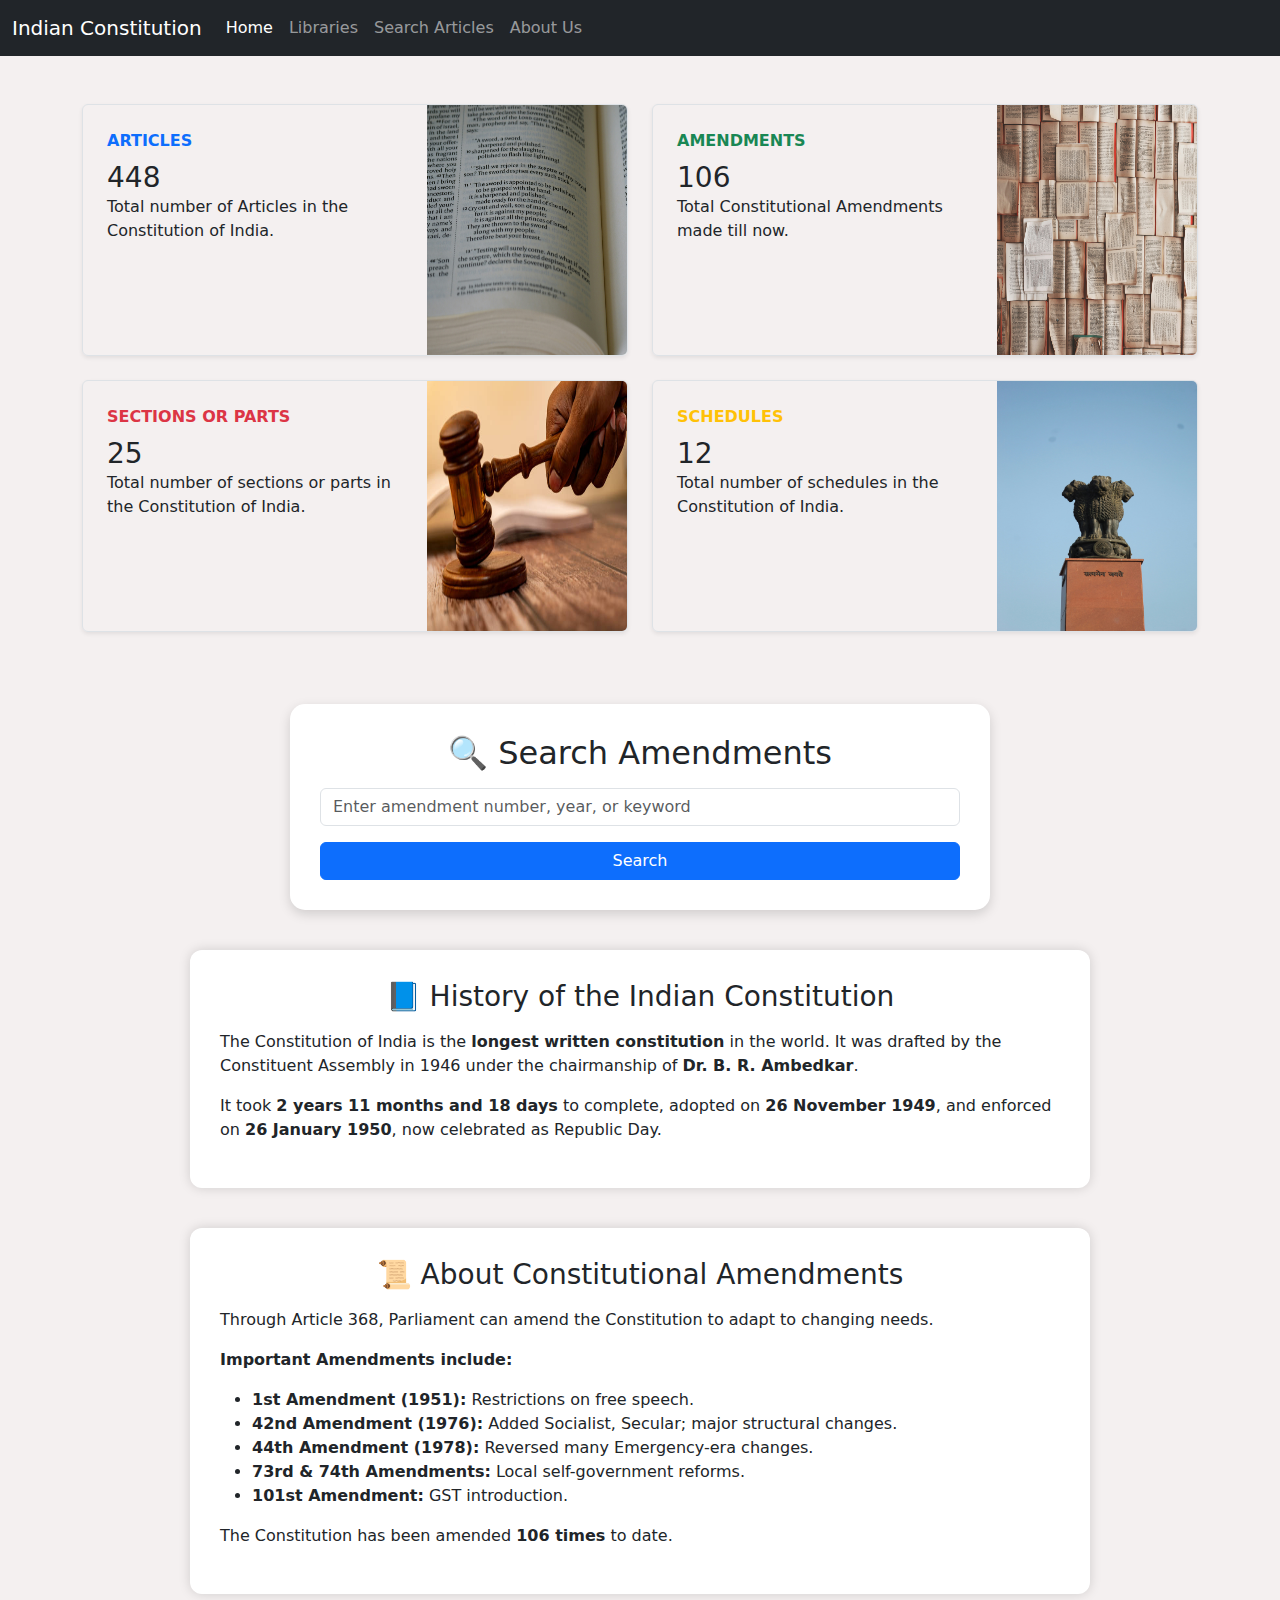
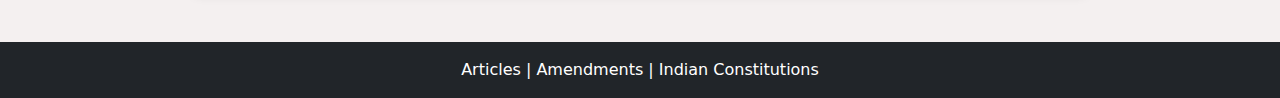
<file: index.html>
<!doctype html>
<html lang="en">

<head>
  <meta charset="utf-8">
  <meta name="viewport" content="width=device-width, initial-scale=1">
  <title>Indian Constitution</title>

  <link href="https://cdn.jsdelivr.net/npm/bootstrap@5.3.8/dist/css/bootstrap.min.css" rel="stylesheet">

  <style>
    body {
      background: #4b04040f;
    }

    /* Updated Search Box Styling */
    .search-box {
      width: 90%;
      max-width: 700px;
      margin: 40px auto;
      background: white;
      padding: 30px;
      border-radius: 15px;
      box-shadow: 0 4px 12px rgba(0, 0, 0, 0.15);
      transition: transform 0.2s ease, box-shadow 0.2s ease;
    }

    .search-box:hover {
      transform: translateY(-3px);
      box-shadow: 0 6px 18px rgba(0, 0, 0, 0.22);
    }

    .result-box {
      margin-top: 25px;
      padding: 20px;
      background: #f8f9fa;
      border-left: 4px solid #0d6efd;
      border-radius: 5px;
      display: none;
    }

    .info-section {
      width: 90%;
      max-width: 900px;
      margin: 40px auto;
      background: white;
      padding: 30px;
      border-radius: 12px;
      box-shadow: 0px 0px 12px rgba(0, 0, 0, 0.15);
    }
  </style>
</head>

<body>

<nav class="navbar navbar-expand-lg navbar-dark bg-dark">
  <div class="container-fluid">
    <a class="navbar-brand" href="home.html">Indian Constitution</a>
    <button class="navbar-toggler" type="button" data-bs-toggle="collapse" data-bs-target="#navbarSupportedContent">
      <span class="navbar-toggler-icon"></span>
    </button>

    <div class="collapse navbar-collapse" id="navbarSupportedContent">
      <ul class="navbar-nav me-auto mb-2 mb-lg-0">
        <li class="nav-item"><a class="nav-link active" href="home.html">Home</a></li>
        <li class="nav-item"><a class="nav-link" href="index.html">Libraries</a></li>
        <li class="nav-item"><a class="nav-link" href="search.html">Search Articles</a></li>
        <li class="nav-item"><a class="nav-link" href="aboutus.html">About Us</a></li>
      </ul>
    </div>
  </div>
</nav>

  <!-- TOP CARDS -->
  <div class="container my-5">
    <div class="row mb-2">

      <div class="col-md-6">
        <div class="row g-0 border rounded overflow-hidden flex-md-row mb-4 shadow-sm h-md-250 position-relative">
          <div class="col p-4 d-flex flex-column position-static">
            <strong class="d-inline-block mb-2 text-primary">ARTICLES</strong>
            <h3 class="mb-0">448</h3>
            <p class="card-text mb-auto">Total number of Articles in the Constitution of India.</p>
          </div>
          <div class="col-auto d-none d-lg-block">
            <img src="Articles.jpg.jpg" width="200" height="250" alt="thumbnail1">
          </div>
        </div>
      </div>

      <div class="col-md-6">
        <div class="row g-0 border rounded overflow-hidden flex-md-row mb-4 shadow-sm h-md-250 position-relative">
          <div class="col p-4 d-flex flex-column position-static">
            <strong class="d-inline-block mb-2 text-success">AMENDMENTS</strong>
            <h3 class="mb-0">106</h3>
            <p class="mb-auto">Total Constitutional Amendments made till now.</p>
          </div>
          <div class="col-auto d-none d-lg-block">
            <img src="amendments.jpg.jpg" width="200" height="250" alt="thumbnail2">
          </div>
        </div>
      </div>

      <div class="col-md-6">
        <div class="row g-0 border rounded overflow-hidden flex-md-row mb-4 shadow-sm h-md-250 position-relative">
          <div class="col p-4 d-flex flex-column position-static">
            <strong class="d-inline-block mb-2 text-danger">SECTIONS OR PARTS</strong>
            <h3 class="mb-0">25</h3>
            <p class="card-text mb-auto">Total number of sections or parts in the Constitution of India.</p>
          </div>
          <div class="col-auto d-none d-lg-block">
            <img src="contitution4.jpg" width="200" height="250" alt="thumbnail1">
          </div>
        </div>
      </div>

      <div class="col-md-6">
        <div class="row g-0 border rounded overflow-hidden flex-md-row mb-4 shadow-sm h-md-250 position-relative">
          <div class="col p-4 d-flex flex-column position-static">
            <strong class="d-inline-block mb-2 text-warning">SCHEDULES</strong>
            <h3 class="mb-0">12</h3>
            <p class="card-text mb-auto">Total number of schedules in the Constitution of India.</p>
          </div>
          <div class="col-auto d-none d-lg-block">
            <img src="constitution8.jpg" width="200" height="250" alt="thumbnail1">
          </div>
        </div>
      </div>

    </div>
  </div>

  <!-- UPDATED AMENDMENT SEARCH SECTION -->
  <div class="search-box">
    <h2 class="text-center mb-3">🔍 Search Amendments</h2>

    <input type="text" id="searchInput" class="form-control" placeholder="Enter amendment number, year, or keyword">

    <button onclick="searchAmendments()" class="btn btn-primary w-100 mt-3">
      Search
    </button>

    <div id="resultBox" class="result-box"></div>
  </div>

  <!-- NEW SECTION: INDIAN CONSTITUTION HISTORY -->
  <div class="info-section">
    <h3 class="text-center mb-3">📘 History of the Indian Constitution</h3>
    <p>
      The Constitution of India is the <b>longest written constitution</b> in the world. It was drafted by the 
      Constituent Assembly in 1946 under the chairmanship of <b>Dr. B. R. Ambedkar</b>.
    </p>
    <p>
      It took <b>2 years 11 months and 18 days</b> to complete, adopted on <strong>26 November 1949</strong>, and enforced on  
      <strong>26 January 1950</strong>, now celebrated as Republic Day.
    </p>
  </div>

  <!-- NEW SECTION: ABOUT AMENDMENTS -->
  <div class="info-section">
    <h3 class="text-center mb-3">📜 About Constitutional Amendments</h3>
    <p>
      Through Article 368, Parliament can amend the Constitution to adapt to changing needs.
    </p>

    <p><b>Important Amendments include:</b></p>

    <ul>
      <li><b>1st Amendment (1951):</b> Restrictions on free speech.</li>
      <li><b>42nd Amendment (1976):</b> Added Socialist, Secular; major structural changes.</li>
      <li><b>44th Amendment (1978):</b> Reversed many Emergency-era changes.</li>
      <li><b>73rd & 74th Amendments:</b> Local self-government reforms.</li>
      <li><b>101st Amendment:</b> GST introduction.</li>
    </ul>

    <p>The Constitution has been amended <b>106 times</b> to date.</p>
  </div>

  <footer class="bg-dark text-white text-center py-3 mt-5">
        <p class="mb-0">Articles | Amendments | Indian Constitutions</p>
  </footer>

  <script src="amendmentsearch.js"></script>

</body>

</html>
</file>
